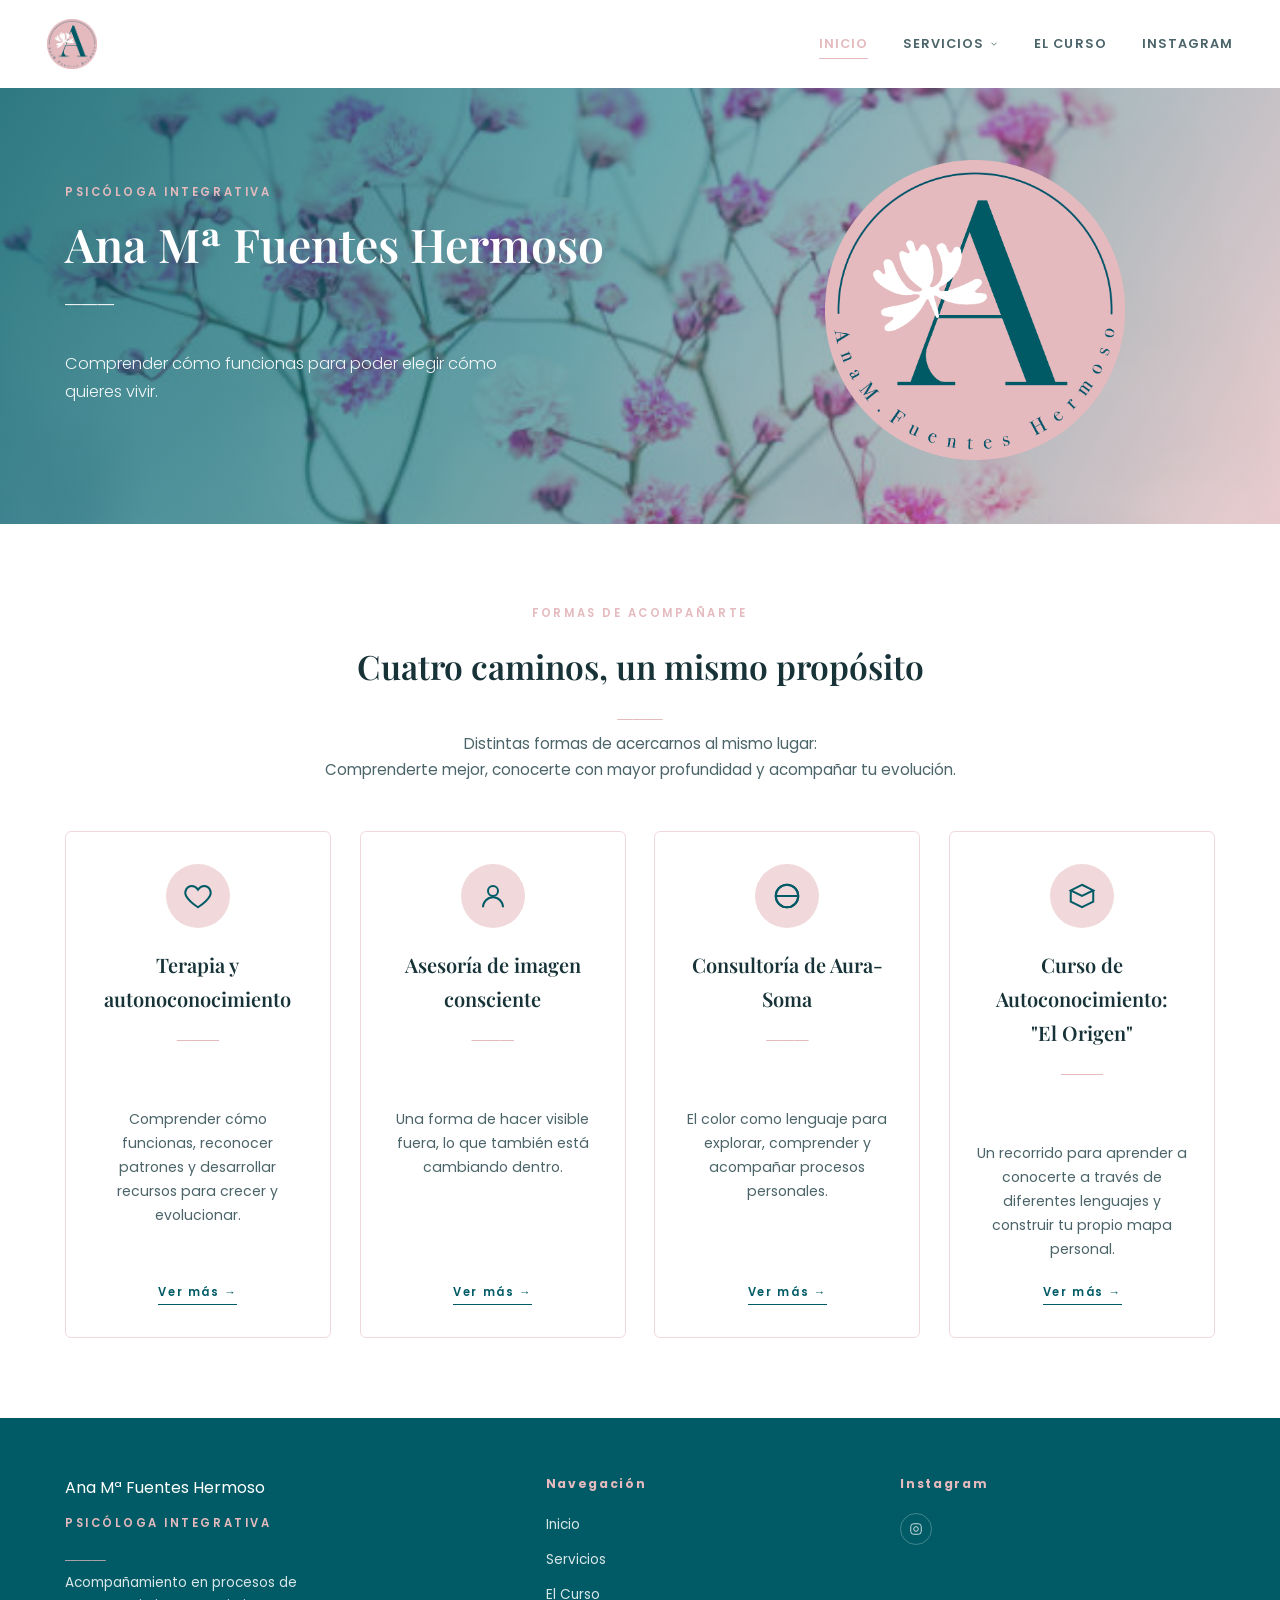
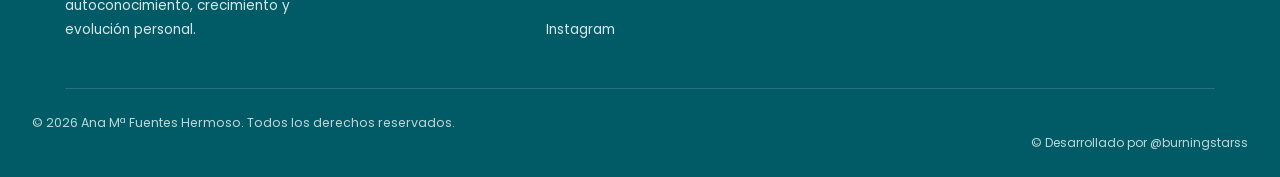
<file: index.html>
<!DOCTYPE html>
<html lang="es">
<head>
  <meta charset="UTF-8">
  <meta name="viewport" content="width=device-width, initial-scale=1.0">
  <title>Ana Mª Fuentes Hermoso</title>
  <link rel="stylesheet" href="assets/style.css">

  <!-- Favicon de la pestaña del navegador --> 
  <link rel="apple-touch-icon" sizes="180x180" href="./favicon/apple-touch-icon.png">
  <link rel="icon" type="image/png" sizes="32x32" href="./favicon/favicon-32x32.png">
  <link rel="icon" type="image/png" sizes="16x16" href="./favicon/favicon-16x16.png">
  <link rel="manifest" href="./favicon/site.webmanifest">
</head>

<body>
<header>
  <nav class="nav">
    <a href="index.html" class="logo-slot" aria-label="Inicio">
      <img src="./assets/Logo.png" alt="Ana Mª Fuentes Hermoso" class="logo-nav-img">
    </a>
    

    <ul class="nav-links" id="navLinks">
      <li class="active"><a href="index.html">INICIO</a></li>
      <li class="has-dropdown">
        <a href="servicios.html">SERVICIOS <svg viewBox="0 0 24 24" stroke="currentColor" stroke-width="2" fill="none"><path d="M6 9l6 6 6-6"/></svg></a>
        <ul class="dropdown">
          <li><a href="terapias.html">Terapias</a></li>
          <li><a href="asesoria-imagen.html">Asesoría de Imagen</a></li>
          <li><a href="aurasoma.html">Consultoría de Aura-Soma</a></li>
        </ul>
      </li>
      <li><a href="curso.html">EL CURSO</a></li>
      <li><a href="https://www.instagram.com/anafuhe.psicologa.integrativa/" target="_blank">INSTAGRAM</a></li>
    </ul>
    <button class="burger" id="burger"><span></span><span></span><span></span></button>
  </nav>
</header>

<!-- HERO INICIO-->
<section class="home-hero">
  <div class="home-hero-inner">
    <div>
      <span class="eyebrow" style="color:var(--pink);">Psicóloga integrativa</span>
      <h1 style="color:var(--white);">Ana Mª Fuentes Hermoso </h1>
      <p>―――</p>
      <p>Comprender cómo funcionas para poder elegir cómo quieres vivir.</p>
    </div>
    <div class="hero-art">
      <!-- LOGO EN PÁGINA DE INICIO -->
      <!--<svg viewBox="0 0 300 300" width="80%">-->
        <div class="hero-logo">
          <img src="./assets/Logo.png" class="logo-img"></img>
        </div>
        
        <!-- <circle cx="150" cy="150" r="120" fill="none" stroke="#FFFFFF" stroke-width="1" opacity=".5"/>
        <circle cx="150" cy="150" r="85" fill="none" stroke="#E4BABE" stroke-width="1.5" opacity=".8"/>
        <circle cx="150" cy="150" r="50" fill="#E4BABE" opacity=".9"/>
        <circle cx="150" cy="150" r="20" fill="#FFFFFF"/> -->
      <!-- </svg> -->
    </div>
  </div>
</section>

<!-- formas de acompañarte -->
<section>
  <div class="section-title">
    <span class="eyebrow">FORMAS DE ACOMPAÑARTE</span>
    <h2>Cuatro caminos, un mismo propósito</h2>
    <p style="color: var(--pink);">―――</p>
    <p>Distintas formas de acercarnos al mismo lugar:</p>
    <p>Comprenderte mejor, conocerte con mayor profundidad y acompañar tu evolución.</p>
  </div>
  <div class="cards-grid">
    <div class="service-card">
      <div class="service-icon"><svg viewBox="0 0 24 24"><path d="M12 21s-7-4.5-9.5-9C.7 8.4 3 4 7 4c2 0 3.6 1 5 3 1.4-2 3-3 5-3 4 0 6.3 4.4 4.5 8-2.5 4.5-9.5 9-9.5 9z"/></svg></div>
      <h3>Terapia y autonoconocimiento</h3>
      <p style="color: var(--pink);">―――</p>
      <p>Comprender cómo funcionas, reconocer patrones y desarrollar recursos para crecer y evolucionar.</p>
      <a href="terapias.html" class="link">Ver más →</a>
    </div>
    <div class="service-card">
      <div class="service-icon"><svg viewBox="0 0 24 24"><circle cx="12" cy="8" r="4"/><path d="M4 21c0-4.4 3.6-8 8-8s8 3.6 8 8"/></svg></div>
      <h3>Asesoría de imagen consciente</h3>
      <p style="color: var(--pink);">―――</p>
      <p>Una forma de hacer visible fuera, lo que también está cambiando dentro.</p>
      <a href="asesoria-imagen.html" class="link">Ver más →</a>
    </div>
    <div class="service-card">
      <div class="service-icon"><svg viewBox="0 0 24 24"><circle cx="12" cy="12" r="9"/><path d="M12 3a9 9 0 0 1 0 18 9 9 0 0 1 0-18z"/><path d="M3 12h18"/></svg></div>
      <h3>Consultoría de Aura-Soma</h3>
      <p style="color: var(--pink);">―――</p>
      <p>El color como lenguaje para explorar, comprender y acompañar procesos personales.</p>
      <a href="aurasoma.html" class="link">Ver más →</a>
    </div>
    <div class="service-card">
      <div class="service-icon"><svg viewBox="0 0 24 24"><path d="M12 3l9 4.5-9 4.5-9-4.5L12 3z"/><path d="M3 7.5v9L12 21l9-4.5v-9"/></svg></div>
      <h3>Curso de Autoconocimiento: <br>"El Origen"</h3>
      <p style="color: var(--pink);">―――</p>
      <p>Un recorrido para aprender a conocerte a través de diferentes lenguajes y construir tu propio mapa personal.</p>
      <a href="curso.html" class="link">Ver más →</a>
    </div>
  </div>
</section>

<!-- PIE DE PÁGINA -->
<footer>
  <div class="footer-grid">
    <div class="footer-brand">
      <div class="logo">Ana Mª Fuentes Hermoso </div>
        <span class="eyebrow" style="color:var(--pink);">Psicóloga integrativa</span>
        <p style="color: var(--pink);">―――</p>
      <p>Acompañamiento en procesos de autoconocimiento, crecimiento y evolución personal.</p>
    </div>
    <div class="foot-col">
      <h4>Navegación</h4>
      <a href="index.html">Inicio</a>
      <a href="servicios.html">Servicios</a>
      <a href="curso.html">El Curso</a>
      <a href="https://www.instagram.com/anafuhe.psicologa.integrativa/">Instagram</a>
    </div>
    <div class="foot-col">
      <h4>Instagram</h4>
      <div class="foot-social">
        <a href="https://www.instagram.com/anafuhe.psicologa.integrativa/" aria-label="Instagram"><svg viewBox="0 0 24 24" stroke-width="1.6"><rect x="3" y="3" width="18" height="18" rx="5"/><circle cx="12" cy="12" r="4"/></svg></a>
      </div>
    </div>
  </div>
  <div class="foot-bottom">
    <span>&copy; 2026 Ana Mª Fuentes Hermoso. Todos los derechos reservados.</span>
    <!-- <div class="foot-social">
      <a href="#" aria-label="Instagram"><svg viewBox="0 0 24 24" stroke-width="1.6"><rect x="3" y="3" width="18" height="18" rx="5"/><circle cx="12" cy="12" r="4"/></svg></a>
    </div> -->
  </div>
  <div class="foot-bottom-dev">
    <span>&copy; Desarrollado por <a href="https://www.instagram.com/burningstarss/">@burningstarss</a></span>
  </div>
</footer>

<script src="assets/script.js"></script>
</body>
</html>
</file>
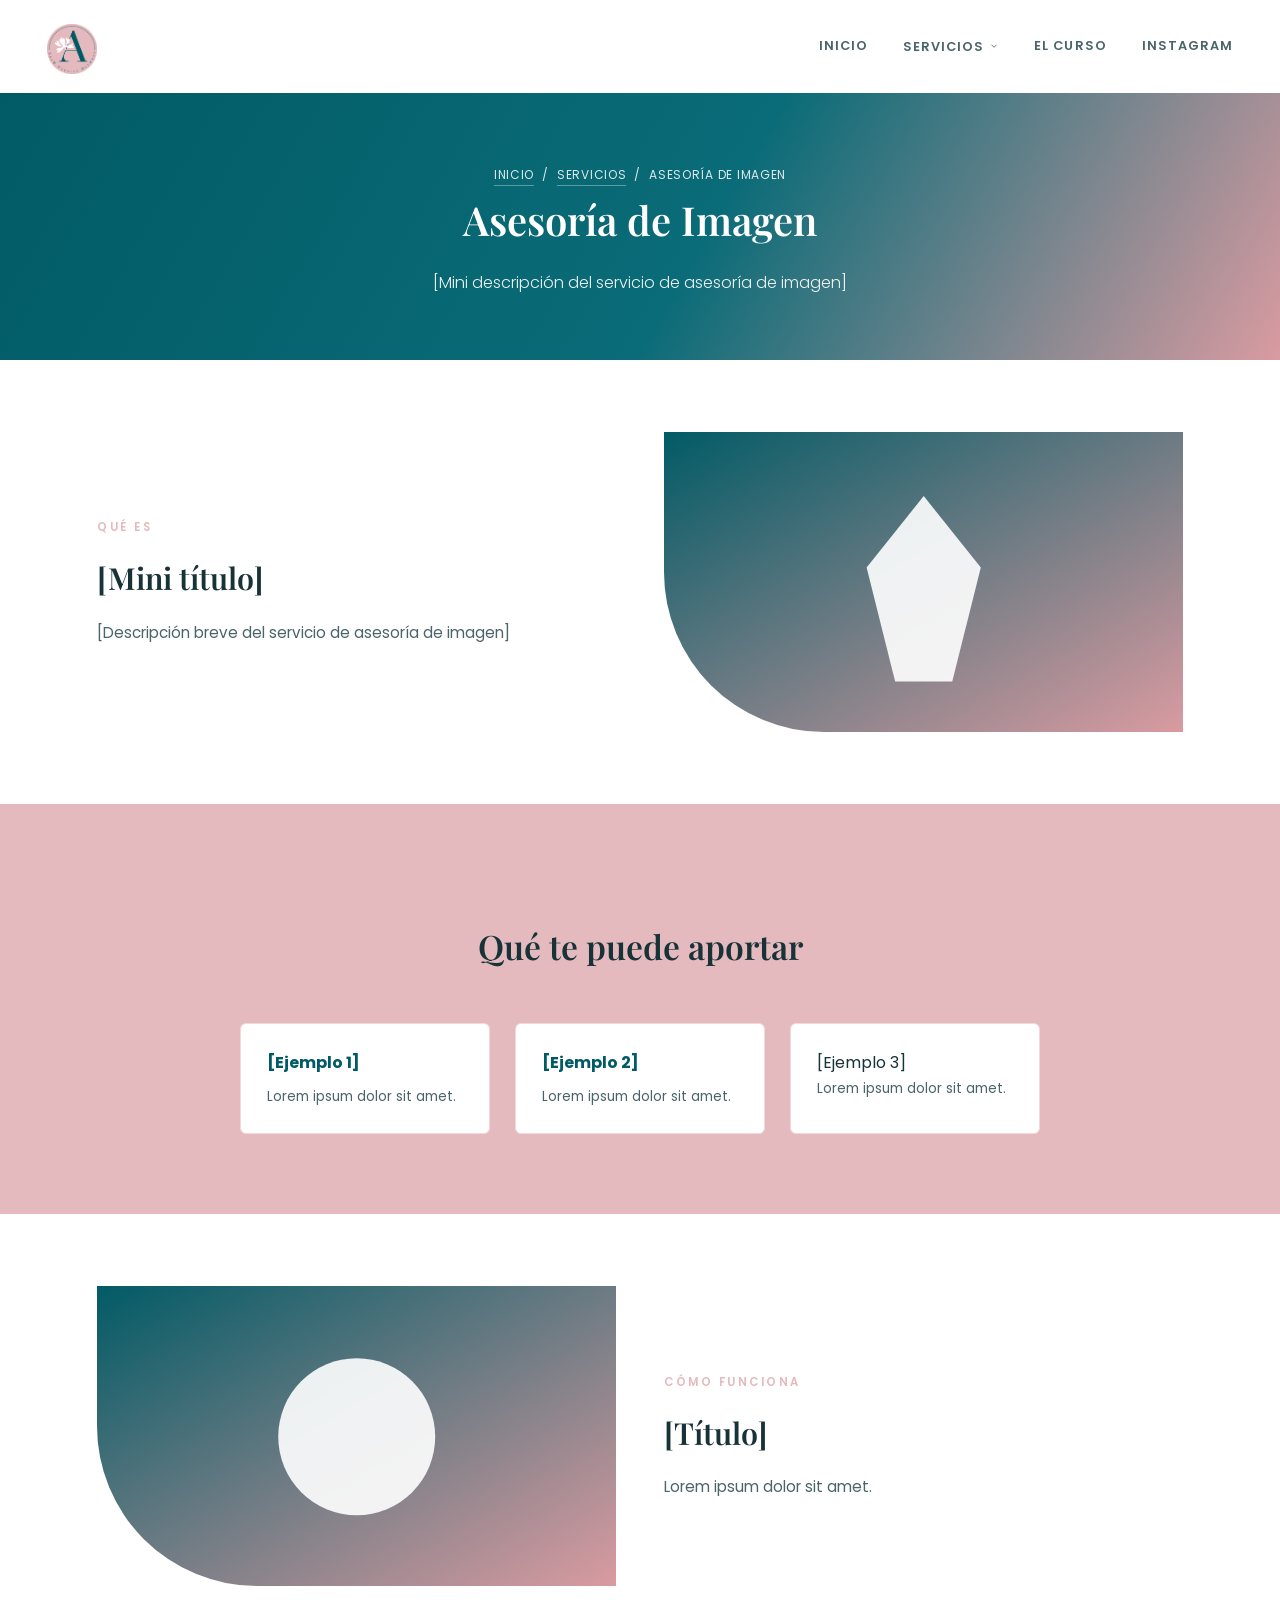
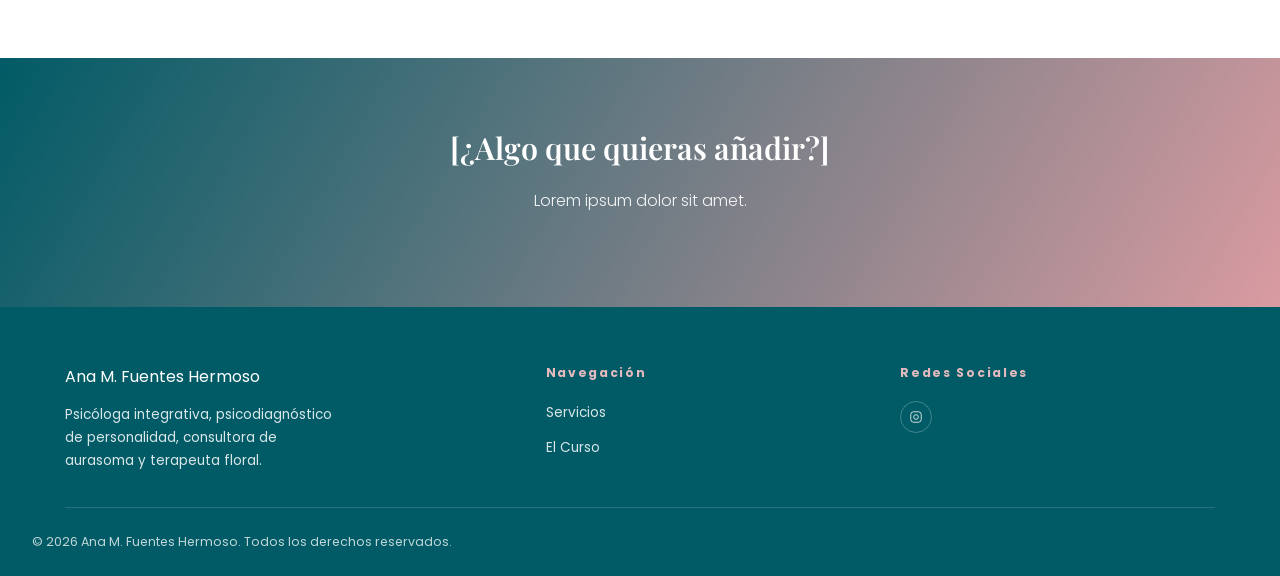
<file: asesoria-imagen.html>
<!DOCTYPE html>
<html lang="es">
<head>
  <meta charset="UTF-8">
  <meta name="viewport" content="width=device-width, initial-scale=1.0">
  <title>Asesoría de Imagen</title>
  <link rel="stylesheet" href="assets/style.css">

  <!-- Favicon de la pestaña del navegador --> 
  <link rel="apple-touch-icon" sizes="180x180" href="./favicon/apple-touch-icon.png">
  <link rel="icon" type="image/png" sizes="32x32" href="./favicon/favicon-32x32.png">
  <link rel="icon" type="image/png" sizes="16x16" href="./favicon/favicon-16x16.png">
  <link rel="manifest" href="./favicon/site.webmanifest">
</head>
<body>

<header>
  <nav class="nav">
    <a href="index.html">
      <img src="assets/Logo.png" alt="Logo" id="logo">
    </a>
    
    <ul class="nav-links" id="navLinks">
      <li><a href="index.html">INICIO</a></li>
      <li class="has-dropdown">
        <a href="servicios.html">SERVICIOS <svg viewBox="0 0 24 24" stroke="currentColor" stroke-width="2" fill="none"><path d="M6 9l6 6 6-6"/></svg></a>
        <ul class="dropdown">
          <li><a href="terapias.html">Terapias</a></li>
          <li><a href="asesoria-imagen.html">Asesoría de imagen</a></li>
          <li><a href="aurasoma.html">Consultoría de Aura-Soma</a></li>
        </ul>
      </li>
      <li><a href="curso.html">EL CURSO</a></li>
      <li><a href="https://www.instagram.com/anafuhe.psicologa.integrativa/" target="_blank">INSTAGRAM</a></li>
    </ul>
    <button class="burger" id="burger"><span></span><span></span><span></span></button>
  </nav>
</header>

<section class="page-hero">
  <div class="breadcrumb"><a href="index.html">INICIO</a><span>/</span><a href="servicios.html">SERVICIOS</a><span>/</span><span>ASESORÍA DE IMAGEN</span></div>
  <h1>Asesoría de Imagen</h1>
  <p>[Mini descripción del servicio de asesoría de imagen]</p>
</section>

<div class="content-block">
  <div>
    <span class="eyebrow">Qué es</span>
    <h2>[Mini título]</h2>
    <p>[Descripción breve del servicio de asesoría de imagen]</p>      
  </div>
  <div class="content-art">
    <svg viewBox="0 0 200 200"><path d="M100 40 L140 90 L120 170 L80 170 L60 90 Z" fill="#fff" opacity=".9"/></svg>
  </div>
</div>

<section class="section-tinted">
  <div class="section-title">
    <span class="eyebrow">Beneficios</span>
    <h2>Qué te puede aportar</h2>
  </div>
  <div class="benefit-list">
    <div class="benefit-item">
      <h4>[Ejemplo 1]</h4>
      <p>Lorem ipsum dolor sit amet.</p>
    </div>
    <div class="benefit-item">
      <h4>[Ejemplo 2]</h4>
      <p>Lorem ipsum dolor sit amet.</p>
    </div>
    <div class="benefit-item">
      </h4>[Ejemplo 3]</h4>
      <p>Lorem ipsum dolor sit amet.</p>
    </div>
  </div>
</section>

<div class="content-block reverse">
  <div>
    <span class="eyebrow">Cómo funciona</span>
    <h2>[Título]</h2>
    <p>Lorem ipsum dolor sit amet.</p>
  </div>
  <div class="content-art">
    <svg viewBox="0 0 200 200"><circle cx="100" cy="100" r="55" fill="#fff" opacity=".9"/></svg>
  </div>
</div>

<section class="cta-banner">
  <h2>[¿Algo que quieras añadir?]</h2>
  <p>Lorem ipsum dolor sit amet.</p>
  <!-- <a href="mailto:hola@nombreespacio.com" class="btn btn-light">Solicitar asesoría</a> -->
</section>

<footer>
  <div class="footer-grid">
    <div class="footer-brand">
      <div class="logo">Ana M. Fuentes Hermoso</div>
      <p>Psicóloga integrativa, psicodiagnóstico de personalidad, consultora de aurasoma y terapeuta floral.</p>
    </div>
    <div class="foot-col">
      <h4>Navegación</h4>
      <a href="servicios.html">Servicios</a>
      <a href="curso.html">El Curso</a>
      <!-- <a href="index.html#contacto">Contacto</a> -->
    </div>
    <div class="foot-col">
      <h4>Redes Sociales</h4>
      <div class="foot-social">
        <a href="https://www.instagram.com/anafuhe.psicologa.integrativa/" aria-label="Instagram"><svg viewBox="0 0 24 24" stroke-width="1.6"><rect x="3" y="3" width="18" height="18" rx="5"/><circle cx="12" cy="12" r="4"/></svg></a>
      </div>
    </div>
  </div>
  <div class="foot-bottom">
    <span>&copy; 2026 Ana M. Fuentes Hermoso. Todos los derechos reservados.</span>
    <div class="foot-social">
      <!-- <a href="https://www.instagram.com/anafuhe.psicologa.integrativa/" aria-label="Instagram"><svg viewBox="0 0 24 24" stroke-width="1.6"><rect x="3" y="3" width="18" height="18" rx="5"/><circle cx="12" cy="12" r="4"/></svg></a> -->
    </div>
  </div>
</footer>

<script src="assets/script.js"></script>
</body>
</html>
</file>
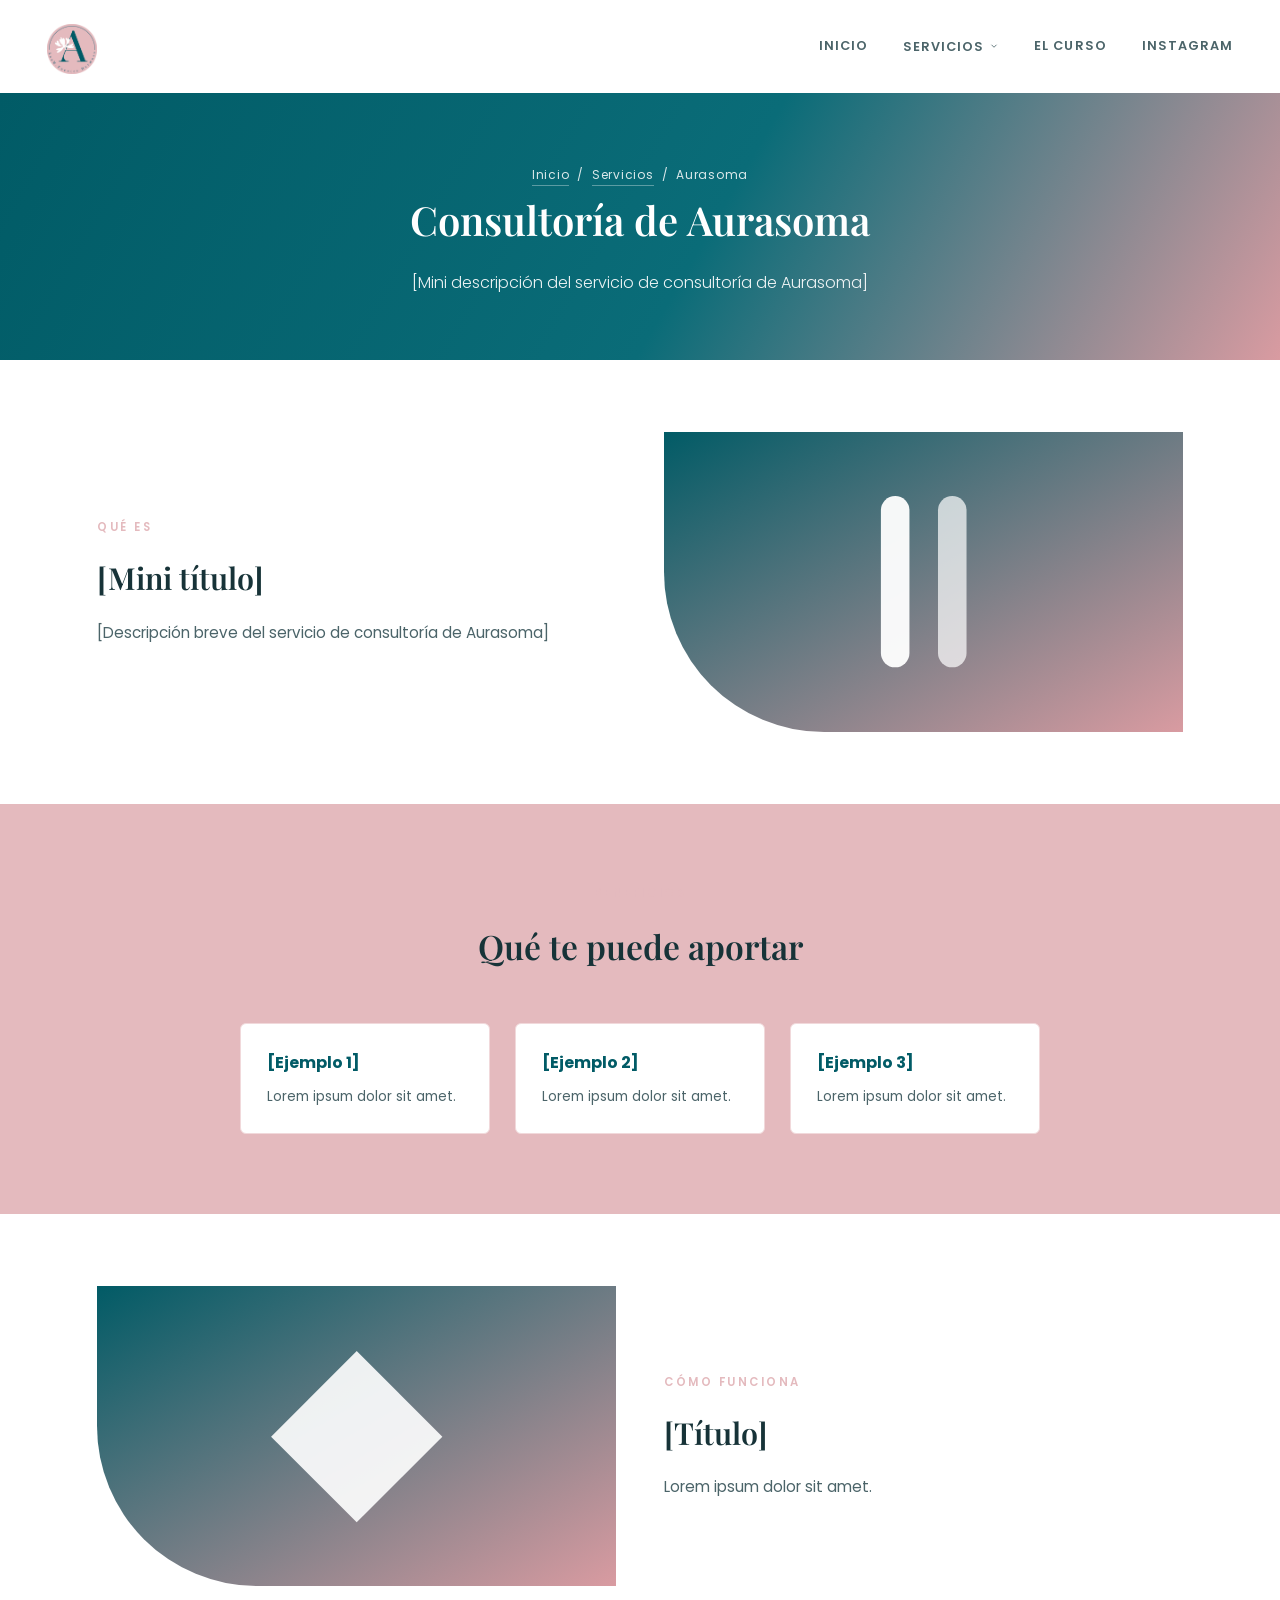
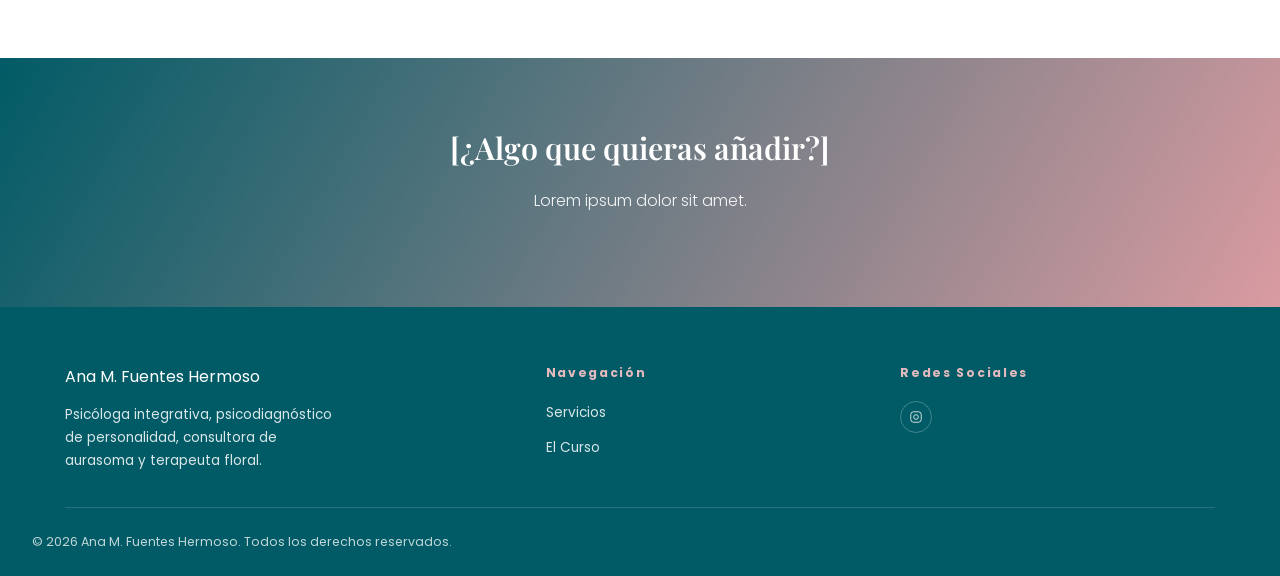
<file: aurasoma.html>
<!DOCTYPE html>
<html lang="es">
<head>
  <meta charset="UTF-8">
  <meta name="viewport" content="width=device-width, initial-scale=1.0">
  <title>Consultoría de Aurasoma</title>
  <link rel="stylesheet" href="assets/style.css">

  <!-- Favicon de la pestaña del navegador --> 
  <link rel="apple-touch-icon" sizes="180x180" href="./favicon/apple-touch-icon.png">
  <link rel="icon" type="image/png" sizes="32x32" href="./favicon/favicon-32x32.png">
  <link rel="icon" type="image/png" sizes="16x16" href="./favicon/favicon-16x16.png">
  <link rel="manifest" href="./favicon/site.webmanifest">
</head>
<body>

<header>
  <nav class="nav">
    <a href="index.html">
      <img src="assets/Logo.png" alt="Logo" id="logo">
    </a>
    <ul class="nav-links" id="navLinks">
      <li><a href="index.html">INICIO</a></li>
      <li class="has-dropdown">
        <a href="servicios.html">SERVICIOS <svg viewBox="0 0 24 24" stroke="currentColor" stroke-width="2" fill="none"><path d="M6 9l6 6 6-6"/></svg></a>
        <ul class="dropdown">
          <li><a href="terapias.html">Terapias</a></li>
          <li><a href="asesoria-imagen.html">Asesoría de imagen</a></li>
          <li><a href="aurasoma.html">Consultoría de Aura-Soma</a></li>
        </ul>
      </li>
      <li><a href="curso.html">EL CURSO</a></li>
      <li><a href="https://www.instagram.com/anafuhe.psicologa.integrativa/" target="_blank">INSTAGRAM</a></li>
    </ul>
    <button class="burger" id="burger"><span></span><span></span><span></span></button>
  </nav>
</header>

<section class="page-hero">
  <div class="breadcrumb"><a href="index.html">Inicio</a><span>/</span><a href="servicios.html">Servicios</a><span>/</span><span>Aurasoma</span></div>
  <h1>Consultoría de Aurasoma</h1>
  <p>[Mini descripción del servicio de consultoría de Aurasoma]</p>
</section>

<div class="content-block">
  <div>
    <span class="eyebrow">Qué es</span>
    <h2>[Mini título]</h2>
    <p>[Descripción breve del servicio de consultoría de Aurasoma]</p>
  </div>
  <div class="content-art">
    <svg viewBox="0 0 200 200">
      <rect x="70" y="40" width="20" height="120" rx="10" fill="#fff" opacity=".95"/>
      <rect x="110" y="40" width="20" height="120" rx="10" fill="#fff" opacity=".7"/>
    </svg>
  </div>
</div>

<section class="section-tinted">
  <div class="section-title">
    <span class="eyebrow">Beneficios</span>
    <h2>Qué te puede aportar</h2>
  </div>
  <div class="benefit-list">
    <div class="benefit-item">
      <h4>[Ejemplo 1]</h4>
      <p>Lorem ipsum dolor sit amet.</p>
    </div>
    <div class="benefit-item">
      <h4>[Ejemplo 2]</h4>
      <p>Lorem ipsum dolor sit amet.</p>
    </div>
    <div class="benefit-item">
      <h4>[Ejemplo 3]</h4>
      <p>Lorem ipsum dolor sit amet.</p>
    </div>
  </div>
</section>

<div class="content-block reverse">
  <div>
    <span class="eyebrow">Cómo funciona</span>
    <h2>[Título]</h2>
    <p>Lorem ipsum dolor sit amet.</p>
  </div>
  <div class="content-art">
    <svg viewBox="0 0 200 200"><polygon points="100,40 160,100 100,160 40,100" fill="#fff" opacity=".9"/></svg>
  </div>
</div>

<section class="cta-banner">
  <h2>[¿Algo que quieras añadir?]</h2>
  <p>Lorem ipsum dolor sit amet.</p>
  <!-- <a href="mailto:hola@nombreespacio.com" class="btn btn-light">Reservar consulta</a> -->
</section>

<footer>
  <div class="footer-grid">
    <div class="footer-brand">
      <div class="logo">Ana M. Fuentes Hermoso</div>
      <p>Psicóloga integrativa, psicodiagnóstico de personalidad, consultora de aurasoma y terapeuta floral.</p>
    </div>
    <div class="foot-col">
      <h4>Navegación</h4>
      <a href="servicios.html">Servicios</a>
      <a href="curso.html">El Curso</a>
      <!-- <a href="index.html#contacto">Contacto</a> -->
    </div>
    <div class="foot-col">
      <h4>Redes Sociales</h4>
      <div class="foot-social">
        <a href="https://www.instagram.com/anafuhe.psicologa.integrativa/" aria-label="Instagram"><svg viewBox="0 0 24 24" stroke-width="1.6"><rect x="3" y="3" width="18" height="18" rx="5"/><circle cx="12" cy="12" r="4"/></svg></a>
      </div>
    </div>
  </div>
  <div class="foot-bottom">
    <span>&copy; 2026 Ana M. Fuentes Hermoso. Todos los derechos reservados.</span>
    <div class="foot-social">
      <!-- <a href="https://www.instagram.com/anafuhe.psicologa.integrativa/" aria-label="Instagram"><svg viewBox="0 0 24 24" stroke-width="1.6"><rect x="3" y="3" width="18" height="18" rx="5"/><circle cx="12" cy="12" r="4"/></svg></a> -->
    </div>
  </div>
</footer>

<script src="assets/script.js"></script>
</body>
</html>
</file>
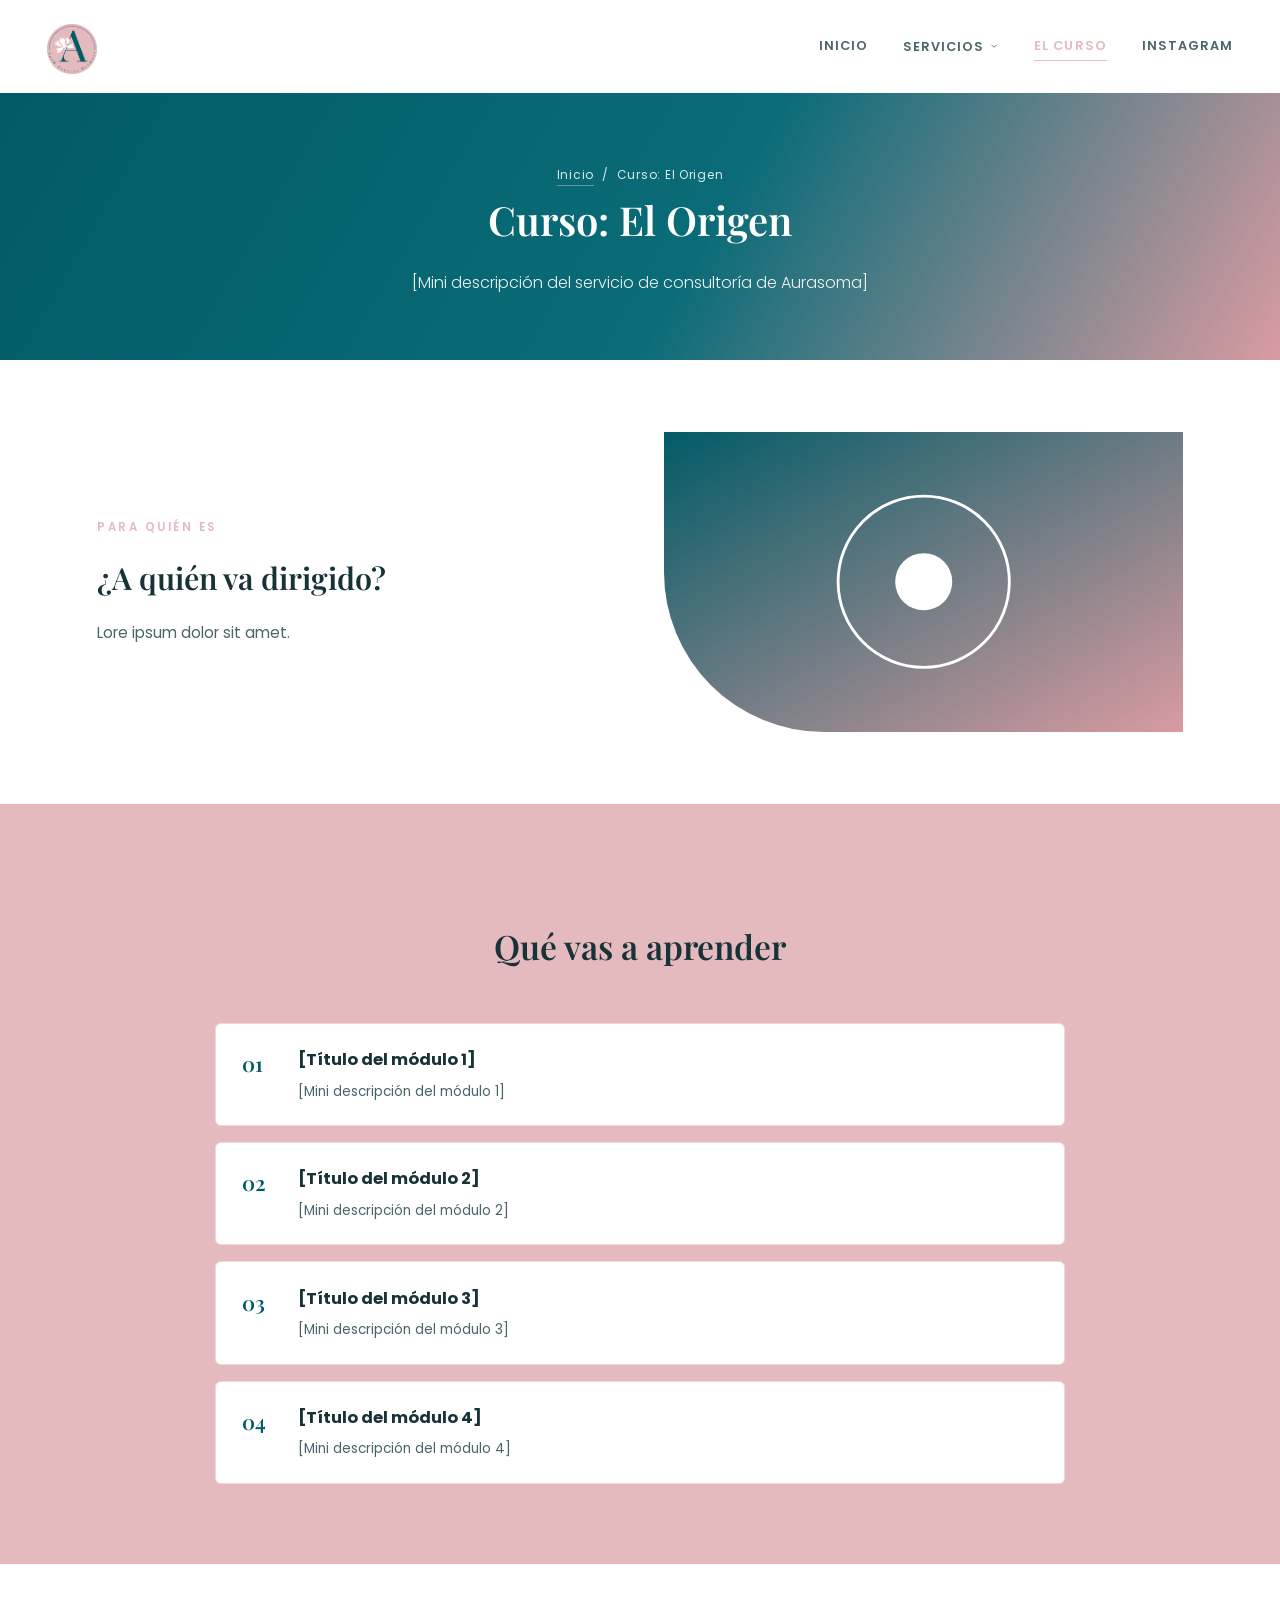
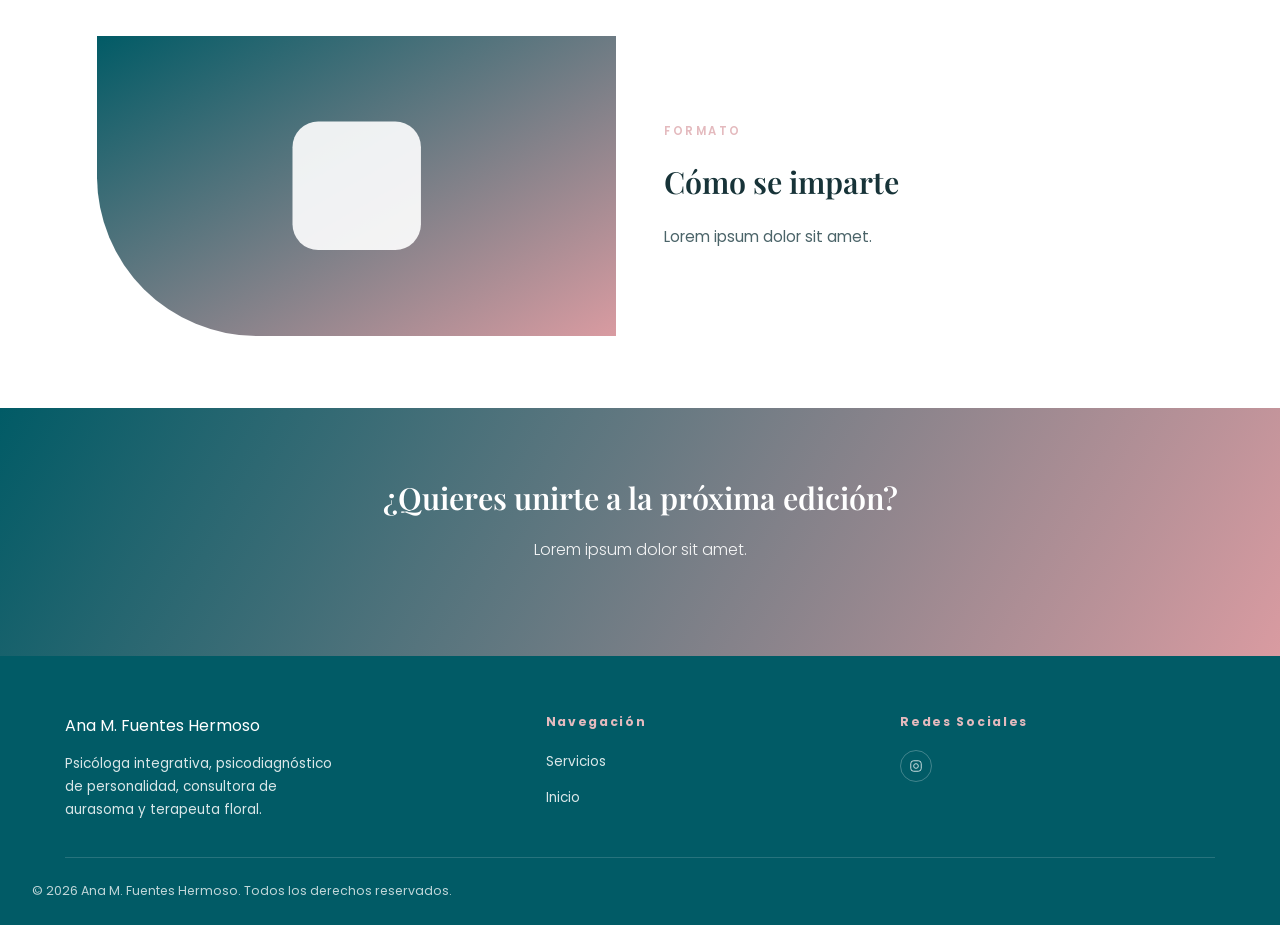
<file: curso.html>
<!DOCTYPE html>
<html lang="es">
<head>
  <meta charset="UTF-8">
  <meta name="viewport" content="width=device-width, initial-scale=1.0">
  <title>Curso | El Origen</title>
  <link rel="stylesheet" href="assets/style.css">

  <!-- Favicon de la pestaña del navegador --> 
  <link rel="apple-touch-icon" sizes="180x180" href="./favicon/apple-touch-icon.png">
  <link rel="icon" type="image/png" sizes="32x32" href="./favicon/favicon-32x32.png">
  <link rel="icon" type="image/png" sizes="16x16" href="./favicon/favicon-16x16.png">
  <link rel="manifest" href="./favicon/site.webmanifest">
</head>
<body>

<header>
  <nav class="nav">
    <a href="index.html">
      <img src="assets/Logo.png" alt="Logo" id="logo">
    </a>
    <ul class="nav-links" id="navLinks">
      <li><a href="index.html">INICIO</a></li>
      <li class="has-dropdown">
        <a href="servicios.html">SERVICIOS <svg viewBox="0 0 24 24" stroke="currentColor" stroke-width="2" fill="none"><path d="M6 9l6 6 6-6"/></svg></a>
        <ul class="dropdown">
          <li><a href="terapias.html">Terapias</a></li>
          <li><a href="asesoria-imagen.html">Asesoría de imagen</a></li>
          <li><a href="aurasoma.html">Consultoría de Aura-Soma</a></li>
        </ul>
      </li>
      <li class="active"><a href="curso.html">EL CURSO</a></li>
      <li><a href="https://www.instagram.com/anafuhe.psicologa.integrativa/" target="_blank">INSTAGRAM</a></li>
    </ul>
    <button class="burger" id="burger"><span></span><span></span><span></span></button>
  </nav>
</header>

<section class="page-hero">
  <div class="breadcrumb"><a href="index.html">Inicio</a><span>/</span><span>Curso: El Origen</span></div>
  <h1>Curso: El Origen</h1>
  <p>[Mini descripción del servicio de consultoría de Aurasoma]</p>
</section>

<div class="content-block">
  <div>
    <span class="eyebrow">Para quién es</span>
    <h2>¿A quién va dirigido?</h2>
    <p>Lore ipsum dolor sit amet.</p>
  </div>
  <div class="content-art">
    <svg viewBox="0 0 200 200"><circle cx="100" cy="100" r="60" fill="none" stroke="#fff" stroke-width="2"/><circle cx="100" cy="100" r="20" fill="#fff"/></svg>
  </div>
</div>

<section class="section-tinted">
  <div class="section-title">
    <span class="eyebrow">Temario</span>
    <h2>Qué vas a aprender</h2>
  </div>
  <div class="modules">
    <div class="module">
      <span class="num">01</span>
      <div>
        <h4>[Título del módulo 1]</h4>
        <p>[Mini descripción del módulo 1]</p>
      </div>
    </div>
    <div class="module">
      <span class="num">02</span>
      <div>
        <h4>[Título del módulo 2]</h4>
        <p>[Mini descripción del módulo 2]</p>
      </div>
    </div>
    <div class="module">
      <span class="num">03</span>
      <div>
        <h4>[Título del módulo 3]</h4>
        <p>[Mini descripción del módulo 3]</p>
      </div>
    </div>
    <div class="module">
      <span class="num">04</span>
      <div>
        <h4>[Título del módulo 4]</h4>
        <p>[Mini descripción del módulo 4]</p>
      </div>
    </div>
  </div>
</section>

<div class="content-block reverse">
  <div>
    <span class="eyebrow">Formato</span>
    <h2>Cómo se imparte</h2>
    <p>Lorem ipsum dolor sit amet.</p>
  </div>
  <div class="content-art">
    <svg viewBox="0 0 200 200"><rect x="55" y="55" width="90" height="90" rx="18" fill="#fff" opacity=".9"/></svg>
  </div>
</div>

<section class="cta-banner">
  <h2>¿Quieres unirte a la próxima edición?</h2>
  <p>Lorem ipsum dolor sit amet.</p>
  <!-- <a href="mailto:hola@nombreespacio.com" class="btn btn-light">Solicitar información</a> -->
</section>

<footer>
  <div class="footer-grid">
    <div class="footer-brand">
      <div class="logo">Ana M. Fuentes Hermoso</div>
      <p>Psicóloga integrativa, psicodiagnóstico de personalidad, consultora de aurasoma y terapeuta floral.</p>
    </div>
    <div class="foot-col">
      <h4>Navegación</h4>
      <a href="servicios.html">Servicios</a>
      <a href="index.html">Inicio</a>
      <!-- <a href="index.html#contacto">Contacto</a> -->
    </div>
    <div class="foot-col">
      <h4>Redes Sociales</h4>
      <div class="foot-social">
        <a href="https://www.instagram.com/anafuhe.psicologa.integrativa/" aria-label="Instagram"><svg viewBox="0 0 24 24" stroke-width="1.6"><rect x="3" y="3" width="18" height="18" rx="5"/><circle cx="12" cy="12" r="4"/></svg></a>
      </div>
    </div>
  </div>
  <div class="foot-bottom">
    <span>&copy; 2026 Ana M. Fuentes Hermoso. Todos los derechos reservados.</span>
    <div class="foot-social">
      <!-- <a href="https://www.instagram.com/anafuhe.psicologa.integrativa/" aria-label="Instagram"><svg viewBox="0 0 24 24" stroke-width="1.6"><rect x="3" y="3" width="18" height="18" rx="5"/><circle cx="12" cy="12" r="4"/></svg></a> -->
    </div>
  </div>
</footer>

<script src="assets/script.js"></script>
</body>
</html>
</file>
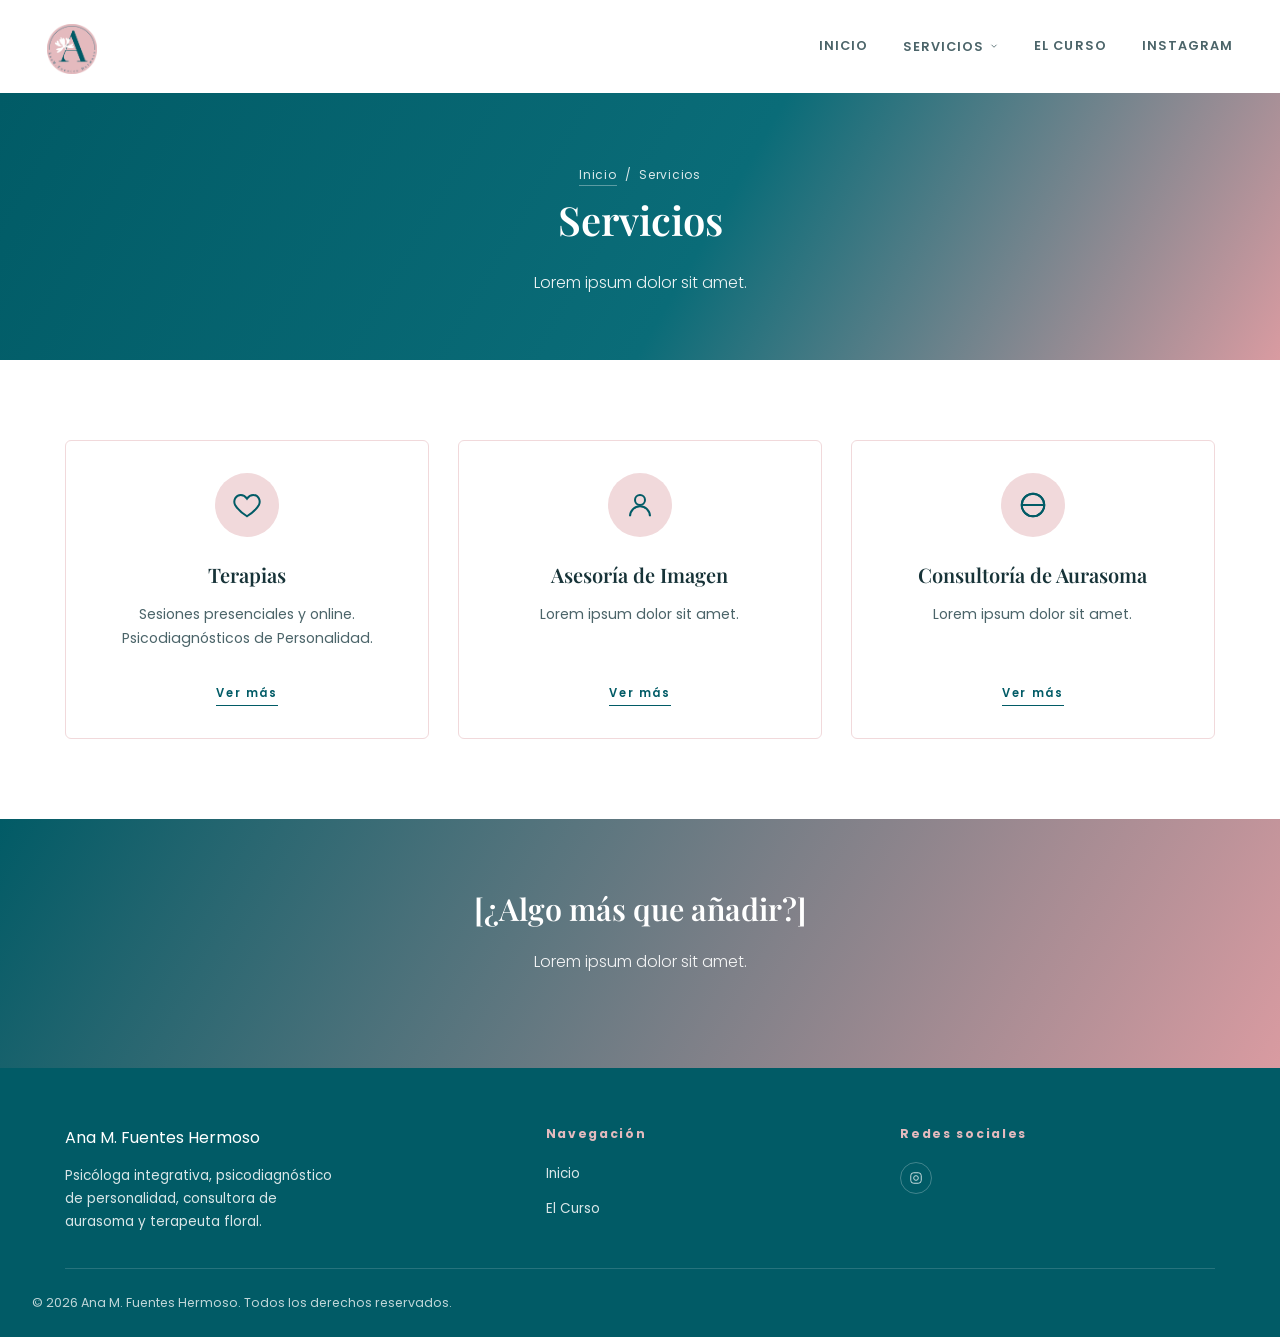
<file: servicios.html>
<!DOCTYPE html>
<html lang="es">
<head>
  <meta charset="UTF-8">
  <meta name="viewport" content="width=device-width, initial-scale=1.0">
  <title>Servicios</title>
  <link rel="stylesheet" href="assets/style.css">

  <!-- Favicon de la pestaña del navegador --> 
  <link rel="apple-touch-icon" sizes="180x180" href="./favicon/apple-touch-icon.png">
  <link rel="icon" type="image/png" sizes="32x32" href="./favicon/favicon-32x32.png">
  <link rel="icon" type="image/png" sizes="16x16" href="./favicon/favicon-16x16.png">
  <link rel="manifest" href="./favicon/site.webmanifest">
</head>
<body>

<header>
  <nav class="nav">
    <a href="index.html">
      <img src="assets/Logo.png" alt="Logo" id="logo">
    </a>
    <ul class="nav-links" id="navLinks">
      <li><a href="index.html">INICIO</a></li>
      <li class="has-dropdown">
        <a href="servicios.html">SERVICIOS <svg viewBox="0 0 24 24" stroke="currentColor" stroke-width="2" fill="none"><path d="M6 9l6 6 6-6"/></svg></a>
        <ul class="dropdown">
          <li><a href="terapias.html">Terapias</a></li>
          <li><a href="asesoria-imagen.html">Asesoría de imagen</a></li>
          <li><a href="aurasoma.html">Consultoría de Aura-Soma</a></li>
        </ul>
      </li>
      <li><a href="curso.html">EL CURSO</a></li>
      <li><a href="https://www.instagram.com/anafuhe.psicologa.integrativa/" target="_blank">INSTAGRAM</a></li>
    </ul>
    <button class="burger" id="burger"><span></span><span></span><span></span></button>
  </nav>
</header>

<section class="page-hero">
  <div class="breadcrumb"><a href="index.html">Inicio</a><span>/</span><span>Servicios</span></div>
  <h1>Servicios</h1>
  <p>Lorem ipsum dolor sit amet.</p>
</section>

<section>
  <div class="cards-grid">
    <div class="service-card">
      <div class="service-icon"><svg viewBox="0 0 24 24"><path d="M12 21s-7-4.5-9.5-9C.7 8.4 3 4 7 4c2 0 3.6 1 5 3 1.4-2 3-3 5-3 4 0 6.3 4.4 4.5 8-2.5 4.5-9.5 9-9.5 9z"/></svg></div>
      <h3>Terapias</h3>
      <p>Sesiones presenciales y online. Psicodiagnósticos de Personalidad.</p>
      <a href="terapias.html" class="link">Ver más</a>
    </div>
    <div class="service-card">
      <div class="service-icon"><svg viewBox="0 0 24 24"><circle cx="12" cy="8" r="4"/><path d="M4 21c0-4.4 3.6-8 8-8s8 3.6 8 8"/></svg></div>
      <h3>Asesoría de Imagen</h3>
      <p>Lorem ipsum dolor sit amet.</p>
      <a href="asesoria-imagen.html" class="link">Ver más</a>
    </div>
    <div class="service-card">
      <div class="service-icon"><svg viewBox="0 0 24 24"><circle cx="12" cy="12" r="9"/><path d="M12 3a9 9 0 0 1 0 18 9 9 0 0 1 0-18z"/><path d="M3 12h18"/></svg></div>
      <h3>Consultoría de Aurasoma</h3>
      <p>Lorem ipsum dolor sit amet.</p>
      <a href="aurasoma.html" class="link">Ver más</a>
    </div>
  </div>
</section>

<section class="cta-banner">
  <h2>[¿Algo más que añadir?]</h2>
  <p>Lorem ipsum dolor sit amet.</p>
  <!-- <a href="mailto:hola@nombreespacio.com" class="btn btn-light">Escríbenos</a> -->
</section>

<footer>
  <div class="footer-grid">
    <div class="footer-brand">
      <div class="logo">Ana M. Fuentes Hermoso</div>
      <p>Psicóloga integrativa, psicodiagnóstico de personalidad, consultora de aurasoma y terapeuta floral.</p>
    </div>
    <div class="foot-col">
      <h4>Navegación</h4>
      <a href="index.html">Inicio</a>
      <a href="curso.html">El Curso</a>
      <!-- <a href="index.html#contacto">Contacto</a> -->
    </div>
    <div class="foot-col">
      <h4>Redes sociales</h4>
      <div class="foot-social">
        <a href="https://www.instagram.com/anafuhe.psicologa.integrativa/" aria-label="Instagram"><svg viewBox="0 0 24 24" stroke-width="1.6"><rect x="3" y="3" width="18" height="18" rx="5"/><circle cx="12" cy="12" r="4"/></svg></a>
      </div>
    </div>
  </div>
  <div class="foot-bottom">
    <span>&copy; 2026 Ana M. Fuentes Hermoso. Todos los derechos reservados.</span>
    <div class="foot-social">
      <!-- <a href="https://www.instagram.com/anafuhe.psicologa.integrativa/" aria-label="Instagram"><svg viewBox="0 0 24 24" stroke-width="1.6"><rect x="3" y="3" width="18" height="18" rx="5"/><circle cx="12" cy="12" r="4"/></svg></a> -->
    </div>
  </div>
</footer>

<script src="assets/script.js"></script>
</body>
</html>
</file>
<file: assets/style.css>
@import url('https://fonts.googleapis.com/css2?family=Playfair+Display:ital,wght@0,500;0,600;1,500&family=Poppins:wght@300;400;500;600&display=swap');

:root {
  --teal: #015B66;
  --pink: #E4BABE;
  --white: #FFFFFF;
  --pink-soft: #F1D9DB;
  --pink-deep: #D99BA1;
  --ink: #173338;
  --ink-soft: #4B6469;
  --font-serif: 'Playfair Display', Georgia, serif;
  --font-sans: 'Poppins', 'Segoe UI', Arial, sans-serif;
}

* {
  box-sizing: border-box;
  margin: 0;
  padding: 0;
}

html {
  scroll-behavior: smooth;
}

body {
  font-family: var(--font-sans);
  color: var(--ink);
  background: var(--white);
  line-height: 1.7;
  overflow-x: hidden;
}

.logo-img {
  width: 300px;
  height: 300px;
  float: left;
  margin-left: 5%;
  /* margin-top: 4.5px; */
  /* margin-bottom: auto; */
}

/* IMG TERAPIA - QUÉ ES */
.img-terapia1 {
  width: 100%;
  height: auto;
  border-radius: 6px;
  box-shadow: 0 12px 24px rgba(1, 91, 102, .12);
}

/* img, */
svg {
  display: block;
  max-width: 100%;
}

a {
  text-decoration: none;
  color: inherit;
}

ul {
  list-style: none;
}

button {
  font-family: inherit;
  cursor: pointer;
  border: none;
}

h1,
h2,
h3 {
  font-family: var(--font-serif);
  font-weight: 600;
  color: var(--White);
}

.wrap {
  max-width: 1150px;
  margin: 0 auto;
  padding: 0 2rem;
}

.eyebrow {
  letter-spacing: .22em;
  font-size: .72rem;
  font-weight: 600;
  color: var(--pink);
  text-transform: uppercase;
  display: block;
  margin-bottom: .9rem;
}

.btn {
  display: inline-flex;
  align-items: center;
  gap: .5rem;
  padding: .9rem 2rem;
  border-radius: 3px;
  font-size: .75rem;
  letter-spacing: .14em;
  text-transform: uppercase;
  font-weight: 600;
  transition: all .25s ease;
}

.btn-primary {
  background: var(--teal);
  color: var(--white);
}

.btn-primary:hover {
  background: #023f47;
  transform: translateY(-2px);
}

.btn-light {
  background: var(--pink-soft);
  color: var(--teal);
}

.btn-light:hover {
  background: var(--teal);
  color: var(--white);
}

.btn-outline {
  background: transparent;
  color: var(--white);
  border: 1px solid rgba(255, 255, 255, .6);
}

.btn-outline:hover {
  background: var(--white);
  color: var(--teal);
}

/* ===== HEADER / NAV ===== */
header {
  /* background: var(--pink-soft); */
  background: var(--white);
  position: sticky;
  top: 0;
  z-index: 100;
  height: var(--header-h);
  display: flex;
  align-items: center;
}

.nav {
  display: flex;
  align-items: center;
  justify-content: space-between;
  width: 100%;
  max-width: 1250px;
  margin: 0 auto;
  padding: 1.2rem 2rem;
}

/* Header logo in all pages */
#logo { 
  width: 50px;
  /* height: 81px; */
  float: left;
  /* margin-left: 5%; */
  margin-top: 4.5px;
  margin-bottom: auto;
}

/************************************************************************************* new part */
 /* Logo in the header */
.logo-slot {
    display: flex;
    align-items: center;
    min-width: 40px;
    min-height: 34px;
}

.logo-slot .logo-nav-img {
  height:50px; 
  width:auto; 
  display:block;
}

.logo-slot .logo-icon {
    display: flex;
    align-items: center;
    opacity: 0;
    transform: scale(.8);
    transition: opacity .3s ease, transform .3s ease;
}

header.scrolled .logo-slot .logo-icon {
    opacity: 1;
    transform: scale(1);
}
/************************************************************************************* end new part */

.nav-links {
  display: flex;
  align-items: center;
  gap: 2.2rem;
  font-size: .8rem;
  letter-spacing: .08em;
  font-weight: 600;
  color: var(--ink-soft);
}

.nav-links>li {
  position: relative;
}

.nav-links a {
  position: relative;
  padding: .4rem 0;
}

.nav-links>li>a::after {
  content: '';
  position: absolute;
  left: 0;
  bottom: 0;
  width: 0;
  height: 1px;
  background: var(--pink);
  transition: width .25s ease;
}

.nav-links>li>a:hover::after,
.nav-links>li.active>a::after {
  width: 100%;
}

.nav-links>li.active>a {
  color: var(--pink);
}

.has-dropdown>a {
  display: flex;
  align-items: center;
  gap: .3rem;
}

.has-dropdown>a svg {
  width: 10px;
  height: 10px;
  transition: transform .2s;
}

.dropdown {
  position: absolute;
  top: 100%;
  left: 0;
  background: var(--white);
  min-width: 230px;
  border-radius: 6px;
  box-shadow: 0 18px 40px rgba(1, 91, 102, .15);
  padding: .6rem;
  opacity: 0;
  visibility: hidden;
  transform: translateY(8px);
  transition: opacity .2s ease, visibility .2s ease, transform .2s ease;
}

/* Desktop dropdown visibility is now controlled purely via JS (mouseenter/mouseleave
  adding/removing .open) instead of :hover — hovering re-triggered right after a
  page navigation because the cursor stayed over the same spot in the fixed header. */
.has-dropdown.open>.dropdown {
  opacity: 1;
  visibility: visible;
  transform: translateY(0);
}

.has-dropdown:open>a svg {
  transform: rotate(180deg);
}

.dropdown li a {
  display: block;
  padding: .7rem .9rem;
  border-radius: 4px;
  font-size: .8rem;
  color: var(--ink);
}

.dropdown li a:hover {
  background: var(--pink-soft);
  color: var(--teal);
}

.burger {
  display: none;
  flex-direction: column;
  gap: 5px;
  /* background: none; */
  padding: .5rem;
  margin: -.5rem;
}
/* NEW PART************************************************************************ */
.burger span {
  width: 24px;
  height: 2px;
  background: var(--teal);
  display: block;
  transition: transform .25s ease, opacity .25s ease;
}

.burger.open span:nth-child(1) {
    transform: translateY(7px) rotate(45deg);
}

.burger.open span:nth-child(2) {
    opacity: 0;
}

.burger.open span:nth-child(3) {
    transform: translateY(-7px) rotate(-45deg);
}
/* END NEW PART************************************************************************ */

/* ===== PAGE HERO (interior pages) ===== */
.page-hero {
  background: linear-gradient(120deg, var(--teal) 0%, #0a6c78 55%, var(--pink-deep) 100%);
  color: var(--white);
  padding: 4.5rem 2rem 4rem;
  text-align: center;
}

.breadcrumb {
  font-size: .75rem;
  letter-spacing: .06em;
  opacity: .85;
  display: flex;
  justify-content: center;
  gap: .5rem;
}

.breadcrumb a {
  border-bottom: 1px solid rgba(255, 255, 255, .4);
}

.page-hero h1 {
  font-size: 2.5rem;
  margin-bottom: .9rem;
}

.page-hero p {
  max-width: 560px;
  margin: 0 auto;
  opacity: .92;
  font-weight: 300;
}

/* ===== HOME HERO ===== */
.home-hero {
  position: relative;
  background: linear-gradient(120deg, rgba(1,91,102,.82) 0%, rgba(10,108,120,.6) 45%, rgba(217,155,161,.5) 100%),
    url('./flores2.jpg');
  background-size:cover;
  background-position:right;
  color: var(--white);
  padding: 4.5rem 1.5rem 4rem;
  overflow: hidden;
}

.home-hero-inner {
  max-width: 1150px;
  margin: 0 auto;
  display: grid;
  grid-template-columns: 1.1fr .9fr;
  align-items: center;
  gap: 3rem;
}

.home-hero h1 {
  font-size: 2.9rem;
  line-height: 1.2;
  margin-bottom: 1.1rem;
}

.home-hero p {
  font-size: 1.02rem;
  opacity: .92;
  font-weight: 300;
  margin-bottom: 2rem;
  max-width: 480px;
}

.hero-actions { /* BOTONES DEL INICIO */
  display: flex;
  gap: 1rem;
  flex-wrap: wrap;
  margin-top: 1.5rem;
}

.hero-art {
  display: flex;
  align-items: center;
  justify-content: center;
}

/* ********************new part**************************************************** */
.hero-logo {
    display: flex;
    flex-direction: column;
    align-items: center;
    gap: 1rem;
}

.hero-logo-name {
    font-family: var(--font-serif);
    color: var(--white);
    font-size: 1.5rem;
    letter-spacing: .25em;
    text-align: center;
}
/* ********************end new part**************************************************** */

/* ===== SECTION GENERIC ===== */
section {
  padding: 5rem 2rem;
}

.section-tinted {
  background: var(--pink);
}

.section-soft {
  background: var(--pink-soft);
}

.section-title {
  text-align: center;
  max-width: 640px;
  margin: 0 auto 3rem;
}

.section-title h2 {
  font-size: 2.1rem;
  margin-bottom: .6rem;
}

.section-title p {
  color: var(--ink-soft);
  font-size: .95rem;
}

/* ===== SERVICE CARDS (home + servicios overview) ===== */
.cards-grid {
  display: grid;
  grid-template-columns: repeat(auto-fit, minmax(240px, 1fr));
  gap: 1.8rem;
  max-width: 1150px;
  margin: 0 auto;
}

.service-card {
  background:var(--white); 
  border:1px solid var(--pink-soft); 
  border-radius:6px;
  padding:2rem 1.6rem; 
  text-align:center; 
  transition:transform .3s ease, box-shadow .3s ease;
  display:flex; 
  flex-direction:column; 
  align-items:center; 
  height:100%;
}

.service-card:hover {
  transform: translateY(-6px);
  box-shadow: 0 20px 40px rgba(1, 91, 102, .14);
}

.service-icon {
  width: 64px;
  height: 64px;
  margin: 0 auto 1.3rem;
  border-radius: 50%;
  background: var(--pink-soft);
  display: flex;
  align-items: center;
  justify-content: center;
}

.service-icon svg {
  width: 30px;
  height: 30px;
  stroke: var(--teal);
  fill: none;
  stroke-width: 1.6;
}

.service-card h3 {
  font-size: 1.25rem;
  margin-bottom: .7rem;
}

.service-card p {
  font-size: .88rem;
  color: var(--ink-soft);
  margin-bottom: 1.3rem;
  min-height: 60px;
}

.service-card .link {
  font-size: .72rem;
  letter-spacing: .14em;
  font-weight: 600;
  color: var(--teal);
  border-bottom: 1px solid var(--teal);
  padding-bottom: 2px;
  margin-top:auto;
}

/* ===== CONTENT BLOCKS (interior pages) ===== */
.content-block {
  max-width: 1150px;
  margin: 0 auto;
  display: grid;
  grid-template-columns: 1fr 1fr;
  gap: 3rem;
  align-items: center;
  padding: 4.5rem 2rem;
}

.content-block.reverse {
  direction: rtl;
}

.content-block.reverse>* {
  direction: ltr;
}

.content-block h2 {
  font-size: 1.9rem;
  margin-bottom: 1rem;
}

.content-block p {
  color: var(--ink-soft);
  font-size: .95rem;
}

.content-art {
   background: linear-gradient(150deg, var(--teal), var(--pink-deep)/*, url('./img-terapia1.jpeg')*/); 
  /* border-radius: 0 0 160px 160px / 0 0 120px 120px; */
  border-radius: 0 0 0px 160px / 0 0 160px 160px;
  height: 300px;
  display: flex;
  align-items: center;
  justify-content: center;
}

.content-art svg {
  width: 55%;
}

.benefit-list {
  max-width: 800px;
  margin: 0 auto;
  display: grid;
  grid-template-columns: repeat(auto-fit, minmax(220px, 1fr));
  gap: 1.6rem;
}

.benefit-item {
  background: var(--white);
  border: 1px solid var(--pink-soft);
  border-radius: 6px;
  padding: 1.6rem;
}

.benefit-item h4 {
  font-size: 1rem;
  margin-bottom: .5rem;
  color: var(--teal);
}

.benefit-item p {
  font-size: .85rem;
  color: var(--ink-soft);
}

/* ===== CURSO MODULES ===== */
.modules {
  max-width: 850px;
  margin: 0 auto;
  display: flex;
  flex-direction: column;
  gap: 1rem;
}

.module {
  display: flex;
  align-items: flex-start;
  gap: 1.3rem;
  background: var(--white);
  border: 1px solid var(--pink-soft);
  border-radius: 6px;
  padding: 1.4rem 1.6rem;
}

.module .num {
  font-family: var(--font-serif);
  font-size: 1.3rem;
  color: var(--teal);
  font-weight: 600;
  min-width: 36px;
}

.module h4 {
  font-size: 1.02rem;
  margin-bottom: .35rem;
}

.module p {
  font-size: .85rem;
  color: var(--ink-soft);
}

/* ===== CTA BANNER ===== */
.cta-banner {
  background: linear-gradient(120deg, var(--teal), var(--pink-deep));
  color: var(--white);
  text-align: center;
  padding: 4rem 2rem;
  border-radius: 0;
}

.cta-banner h2 {
  color: var(--white);
  font-size: 1.9rem;
  margin-bottom: .8rem;
}

.cta-banner p {
  opacity: .92;
  max-width: 520px;
  margin: 0 auto 1.8rem;
  font-weight: 300;
}

/* ===== FOOTER ===== */
footer {
  background: var(--teal);
  color: var(--white);
  padding: 3.5rem 2rem 1.5rem;
}

.footer-grid {
  display: grid;
  grid-template-columns: 1.4fr 1fr 1fr;
  gap: 2.5rem;
  max-width: 1150px;
  margin: 0 auto;
  padding-bottom: 2.2rem;
  border-bottom: 1px solid rgba(255, 255, 255, .15);
}

.footer-brand .logo {
  color: var(--white);
  margin-bottom: .8rem;
}

.footer-brand p {
  font-size: .85rem;
  opacity: .85;
  max-width: 280px;
}

.foot-col h4 {
  font-size: .76rem;
  letter-spacing: .14em;
  margin-bottom: 1.1rem;
  color: var(--pink);
}

.foot-col a {
  display: block;
  font-size: .85rem;
  opacity: .85;
  margin-bottom: .75rem;
}

.foot-col a:hover {
  opacity: 1;
  text-decoration: underline;
}

.foot-bottom {
  display: flex;
  justify-content: space-between;
  align-items: center;
  padding-top: 1.4rem;
  font-size: .78rem;
  opacity: .75;
  flex-wrap: wrap;
  gap: 1rem;
}

.foot-social {
  display: flex;
  gap: .7rem;
}

.foot-bottom-dev {
  text-align: right;
  /* padding-top: 1.4rem; */
  font-size: .75rem;
  opacity: .75;
}

.foot-social a {
  width: 32px;
  height: 32px;
  border-radius: 50%;
  border: 1px solid rgba(255, 255, 255, .3);
  display: flex;
  align-items: center;
  justify-content: center;
}

.foot-social svg {
  width: 14px;
  height: 14px;
  stroke: var(--white);
  fill: none;
}

/* ===== RESPONSIVE ===== */
@media (max-width:860px) {
  .nav-links {
    display: none;
    position: absolute;
    top: var(--header-h);
    left: 0;
    right: 0;
    background: var(--pink-soft);
    flex-direction: column;
    align-items: flex-start;
    padding: 1.5rem 2rem;
    gap: 1rem;
    max-height: calc(100vh - var(--header-h));
    overflow-y: auto;
    box-shadow: 0 12px 24px rgba(1, 91, 102, .12);
  }

  .nav-links.open {
    display: flex;
  }

  .nav-links>li {
    width: 100%;
  }

  .nav-links>li>a {
    width: 100%;
    padding: .7rem 0;
  }

 .dropdown {
        position: static;
        box-shadow: none;
        opacity: 1;
        visibility: visible;
        transform: none;
        display: none;
        margin-top: .2rem;
        padding-left: .5rem;
        width: 100%;
    }

    .has-dropdown.open>.dropdown {
        display: block;
					   
    }

    .burger {
        display: flex;
    }

    .home-hero-inner {
        grid-template-columns: 1fr;
        text-align: center;
    }

    .home-hero p {
        margin: 0 auto 1.8rem;
					   
    }

    .hero-actions {
        justify-content: center;
    }

    .content-block {
        grid-template-columns: 1fr;
        text-align: center;
    }

    .content-block.reverse {
        direction: ltr;
    }

    .footer-grid {
        grid-template-columns: 1fr;
        text-align: left;
    }
}

@media (max-width:560px) {
    :root {
        --header-h: 64px;
    }

    .nav {
        padding: 0 1.1rem;
    }

    .home-hero {
        padding: 3rem 1.1rem 3rem;
    }

    .home-hero h1 {
        font-size: 1.85rem;
    }

    .home-hero p {
        font-size: .92rem;
    }

    .page-hero {
        padding: 3rem 1.1rem 2.6rem;
    }

    .page-hero h1 {
        font-size: 1.8rem;
    }

    section {
        padding: 3.2rem 1.1rem;
    }

    .section-title h2 {
        font-size: 1.55rem;
    }

    .content-block {
        padding: 2.8rem 1.1rem;
        gap: 1.8rem;
    }

    .content-art {
        height: 200px;
    }

    .cta-banner h2 {
        font-size: 1.4rem;
    }

    .hero-logo-name {
        font-size: 1.2rem;
        letter-spacing: .18em;
    }

    .footer-grid {
        gap: 1.6rem;
    }
}

@media (max-width:380px) {
    .hero-actions {
        flex-direction: column;
        width: 100%;
    }

    .hero-actions .btn {
        justify-content: center;
        width: 100%;
    }
}

/* BLOQUE DE ESTILOS DE TERAPIA */

/* ---- Breadcrumb dentro del header (solo se ve en tablet/móvil) ---- */
.header-breadcrumb{display:none;}
 
/* ---- Hero ---- */
.tp-hero h1{color:var(--white); text-transform:uppercase; letter-spacing:.02em; font-size:2.2rem;}
 
/* ---- Bloques texto + imagen a sangre ---- */
.tp-split{
  display:grid; grid-template-columns:1fr 1fr; align-items:center;
  padding:0; background:var(--white);
}
.tp-split__text{
  padding:4.5rem 3rem 4.5rem max(1.5rem, calc((100vw - 1200px) / 2 + 1.5rem));
}
.tp-split__text h2{font-size:1.9rem; line-height:1.25; margin-bottom:1.2rem;}
.tp-split__text p{font-size:.9rem; color:var(--ink); margin-bottom:1rem; max-width:480px;}
.tp-split__media{margin:3rem 0;}
.tp-split__media img{
  width:100%; height:100%; min-height:320px; max-height:420px;
  object-fit:cover; display:block;
  border-radius:90px 0 90px 0;
}
 
/* Variante con la imagen a la izquierda */
.tp-split--reverse .tp-split__media{order:-1;}
.tp-split--reverse .tp-split__media img{border-radius:0 90px 0 90px;}
.tp-split--reverse .tp-split__text{
  padding:4.5rem max(1.5rem, calc((100vw - 1200px) / 2 + 1.5rem)) 4.5rem 3rem;
}
 
/* Cita destacada */
.tp-quote{
  margin-top:1.6rem; padding-left:1.2rem; max-width:440px;
  border-left:3px solid var(--pink);
  font-size:.95rem; font-weight:500; line-height:1.6; color:var(--pink-deep);
}
 
/* ---- Formas de trabajo (3 tarjetas) ---- */
.tp-ways{
  background:linear-gradient(180deg, var(--pink) 0%, var(--pink-deep) 100%);
  padding:3.5rem 1.5rem 4rem;
}
.tp-ways__head{text-align:center; margin-bottom:2rem;}
.tp-ways__head h2{font-size:1.9rem;}
.tp-ways__grid{
  display:grid; grid-template-columns:repeat(3, 1fr); gap:1.6rem;
  max-width:1100px; margin:0 auto;
}
.tp-card{
  background:var(--white); border-radius:8px; padding:2rem 1.8rem 1.6rem;
  display:flex; flex-direction:column; text-align:left;
  box-shadow:0 10px 30px rgba(1,91,102,.10);
}
.tp-card__icon{
  width:64px; height:64px; border-radius:50%; background:var(--teal);
  display:flex; align-items:center; justify-content:center; margin:0 auto 1rem;
}
.tp-card__icon svg{width:30px; height:30px; stroke:var(--white); fill:none; stroke-width:1.5; stroke-linecap:round; stroke-linejoin:round;}
.tp-card h3{
  font-family:var(--font-sans); font-size:.82rem; font-weight:600; letter-spacing:.02em;
  color:var(--teal); text-align:center; margin-bottom:.9rem;
}
.tp-card p{font-size:.82rem; color:var(--ink); margin-bottom:1.2rem;}
/* La nota queda siempre abajo, alineada entre las tres tarjetas */
.tp-card__note{
  margin-top:auto; margin-bottom:0 !important; padding-top:1rem;
  border-top:1px solid var(--pink-soft);
  font-style:italic; color:var(--ink-soft) !important; font-size:.78rem !important;
}
 
/* ---- Banner final con imagen ---- */
.tp-cta{
  position:relative; overflow:hidden; background:var(--teal);
  color:var(--white); padding:4rem 1.5rem;
}
.tp-cta__bg{
  position:absolute; inset:0; width:100%; height:100%;
  object-fit:cover; object-position:right center;
}
.tp-cta::before{
  content:''; position:absolute; inset:0; z-index:1;
  background:linear-gradient(90deg, var(--teal) 0%, rgba(1,91,102,.93) 40%, rgba(1,91,102,.15) 100%);
}
.tp-cta__inner{position:relative; z-index:2; max-width:1200px; margin:0 auto;} /*=========================================================PENDIENTE REVISAR SI HACE FALTA ESTE MARGIN O SI SE PUEDE HACER MEJOR===================*/
.tp-cta__inner h2{color:var(--white); font-size:1.8rem; line-height:1.25; max-width:560px; margin-bottom:.9rem;}
.tp-cta__inner p{max-width:480px; font-size:.85rem; font-weight:200; opacity:.95;}
 
/* ---- Responsive ---- */
@media (max-width:860px){
  /* Breadcrumb centrado en el header, entre el logo y el botón del menú */
  .header-breadcrumb{
    display:flex; 
    flex:1; 
    flex-wrap:wrap; 
    justify-content:center; 
    gap:.4rem;
    padding:0 .8rem; 
    font-size:.7rem; 
    letter-spacing:.04em; 
    color:var(--ink-soft);
  }
  .header-breadcrumb .current{color:var(--teal); border-bottom:1px solid var(--teal);}
 
  .tp-split{grid-template-columns:1fr;}
  .tp-split__text,
  .tp-split--reverse .tp-split__text{padding:3rem 1.5rem 1.5rem;}
  .tp-split__text p, .tp-quote{max-width:none;}
  .tp-split--reverse .tp-split__media{order:0;}
  .tp-split__media{margin:0 0 3rem;}
  .tp-split__media img{border-radius:60px 0 60px 0; min-height:240px;}
  .tp-split--reverse .tp-split__media img{border-radius:0 60px 0 60px;}
 
  .tp-ways__grid{grid-template-columns:1fr; max-width:520px;}
  .tp-cta::before{background:linear-gradient(180deg, rgba(1,91,102,.92) 0%, rgba(1,91,102,.78) 100%);}
}
 
@media (max-width:560px){
  .tp-hero h1{font-size:1.6rem;}
  .tp-split__text h2, .tp-ways__head h2{font-size:1.5rem;}
  .tp-cta__inner h2{font-size:1.45rem;}
  .header-breadcrumb{font-size:.62rem;}
}
</file>
